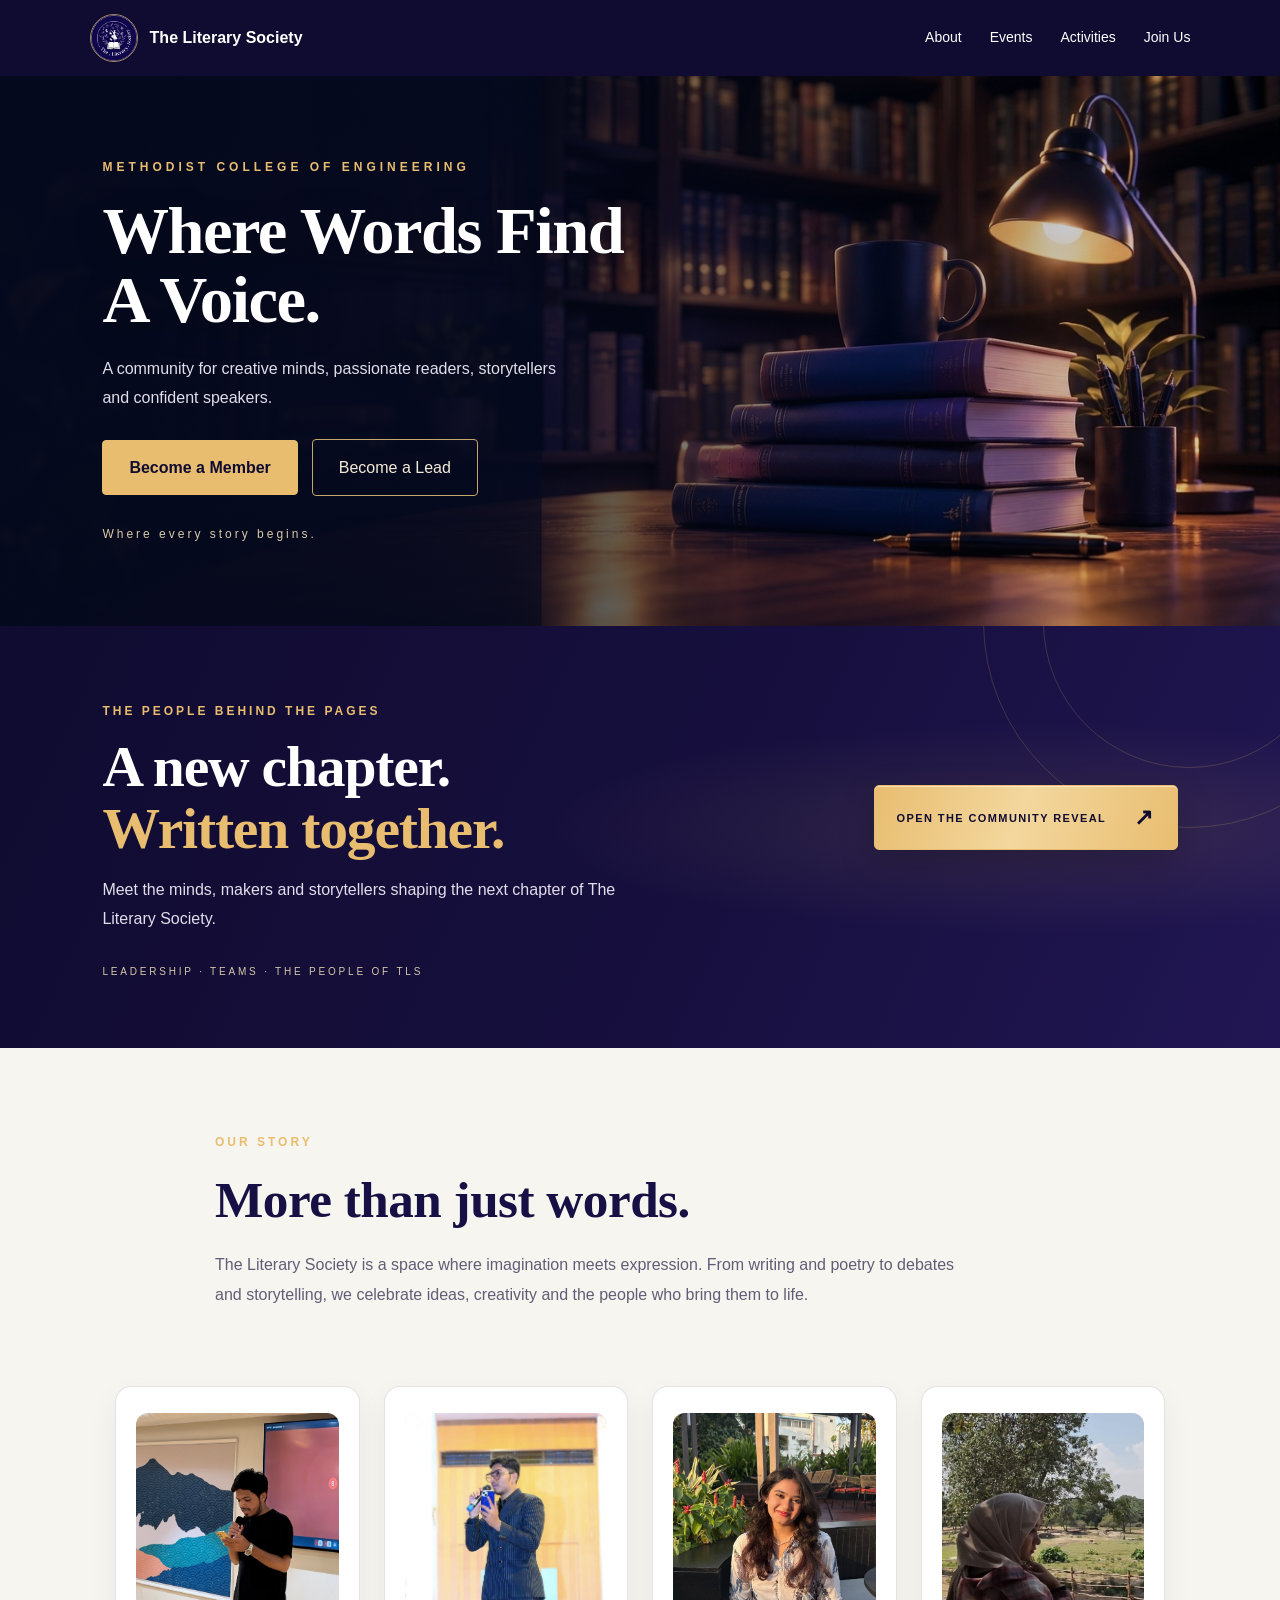
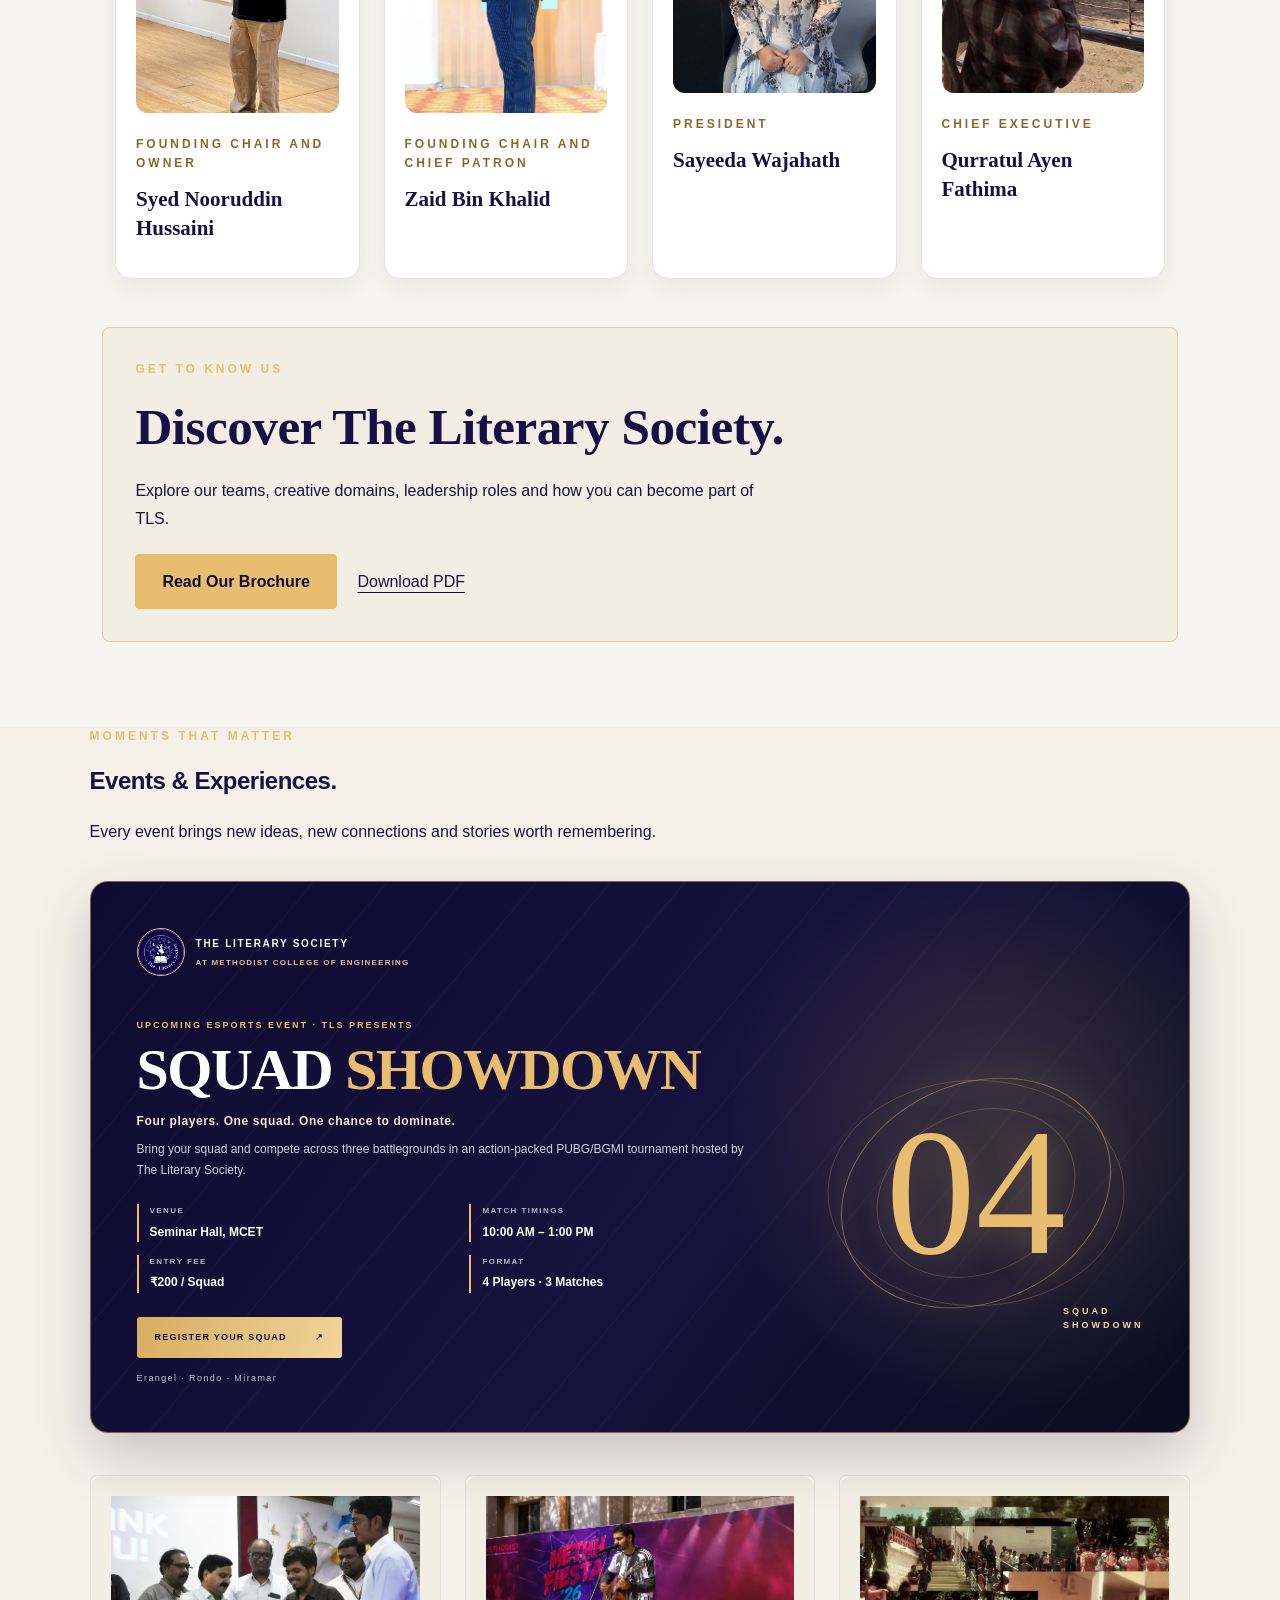
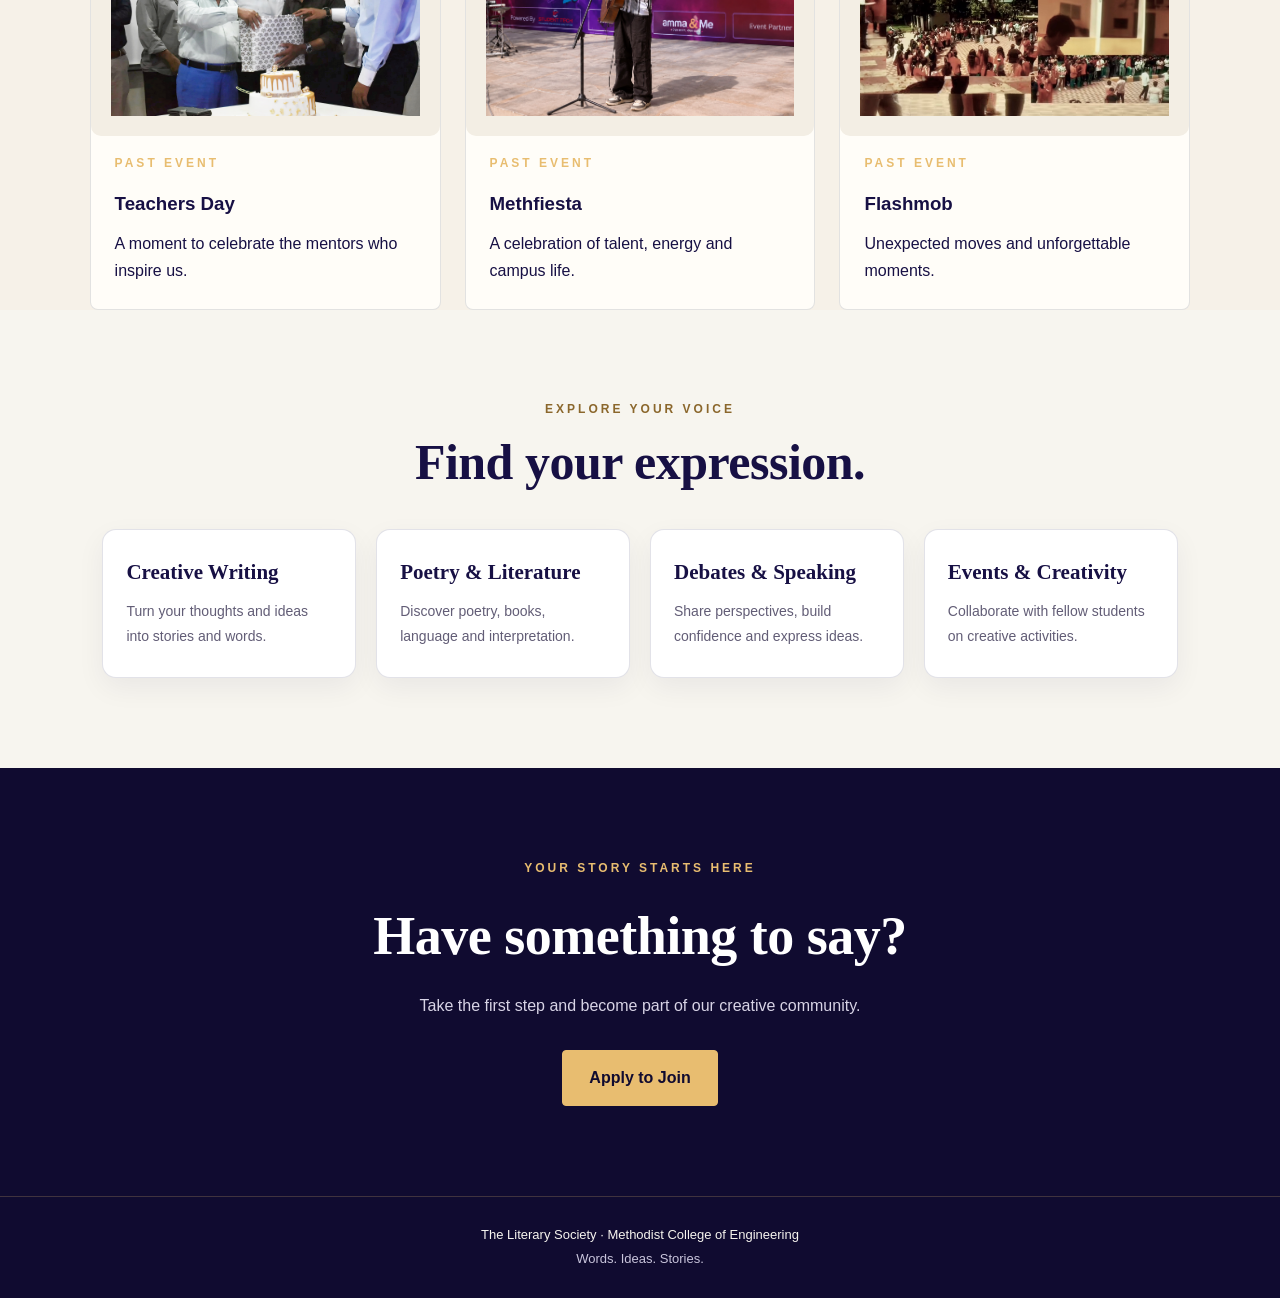
<file: index.html>
<!-- html -->
<!DOCTYPE html>
<html lang="en">

<head>
    <meta charset="UTF-8">
    <meta name="viewport" content="width=device-width, initial-scale=1.0">

    <title> The Literary Society | Methodist College </title>

    <meta name="description"
        content="Discover The Literary Society at Methodist College of Engineering. Explore creativity, literature, poetry and expression.">

    <link rel="stylesheet" href="style.css">

    <meta name="google-site-verification" content="W6dQ8Vkbw4ik9FW3DCEA7gutdYcC2YGlLvSEq1obUw0" />
</head>

<body>

    <!-- Navigation bar -->
    <nav class="navbar">
        <a href="#" class="brand">
            <img src="images/logo.jpg" alt="The Literary Society logo">
            <span>The Literary Society</span>
        </a>


        <div class="nav-links">
            <a href="#about">About</a>
            <a href="#events">Events</a>
            <a href="#activities">Activities</a>
            <a href="#join">Join Us</a>
        </div>

    </nav>

    <!-- Main welcome section -->

    <header class="hero">
        <div class="hero-content">
            <p class="eyebrow">METHODIST COLLEGE OF ENGINEERING</p>

            <h1>Where Words Find<br>A Voice.</h1>

            <p class="hero-description">
                A community for creative minds, passionate readers,
                storytellers and confident speakers.
            </p>
            <div class="hero-buttons">
                <a href="recruitment.html" class="primary-button">
                    Become a Member
                </a>

                <a href="recruitment-leads.html" class="secondary-button">
                    Become a Lead
                </a>
            </div>


            <p class="hero-note">
                Where every story begins.
            </p>
        </div>

        <div class="book-scene" aria-hidden="true">
            <div class="book-glow"></div>

            <div class="book book-back">
                <div class="book-pages"></div>
            </div>

            <div class="book book-middle">
                <div class="book-pages"></div>
            </div>

            <div class="book book-front">
                <div class="book-cover">
                    <span class="book-ornament">✦</span>
                    <span class="book-small-title">THE ART OF</span>
                    <span class="book-title">WORDS</span>
                    <span class="book-line"></span>
                    <span class="book-subtitle">Stories Beyond Silence</span>
                    <span class="book-ornament bottom-ornament">✦</span>
                </div>
            </div>

            <div class="floating-star star-one">✦</div>
            <div class="floating-star star-two">✧</div>
            <div class="floating-star star-three">✦</div>
        </div>
    </header>


    <!-- TLS Community Reveal -->
    <section class="community-teaser" id="community">
        <div class="community-teaser-inner">
            <div class="community-teaser-copy">
                <p class="eyebrow">THE PEOPLE BEHIND THE PAGES</p>
                <h2>A new chapter.<br><span>Written together.</span></h2>
                <p>Meet the minds, makers and storytellers shaping the next chapter of The Literary Society.</p>
            </div>
            <button class="community-launch" id="openCommunityReveal" type="button"
                aria-haspopup="dialog" aria-controls="communityReveal">
                <span class="launch-orbit" aria-hidden="true"></span>
                <span class="launch-label">OPEN THE COMMUNITY REVEAL</span>
                <span class="launch-arrow" aria-hidden="true">↗</span>
            </button>
            <p class="community-teaser-note">LEADERSHIP · TEAMS · THE PEOPLE OF TLS</p>
        </div>
    </section>

    <!-- Full-screen community reveal experience -->
    <div class="community-reveal" id="communityReveal" role="dialog" aria-modal="true"
        aria-labelledby="revealMainTitle" aria-hidden="true">
        <div class="reveal-grain" aria-hidden="true"></div>
        <div class="reveal-particles" id="revealParticles" aria-hidden="true"></div>
        <div class="reveal-topbar">
            <a class="reveal-brand" href="#community" aria-label="The Literary Society">
                <img src="images/logo.jpg" alt="">
                <span>THE LITERARY SOCIETY<small>METHODIST COLLEGE OF ENGINEERING</small></span>
            </a>
            <button class="reveal-close" id="closeCommunityReveal" type="button" aria-label="Close community reveal">×</button>
        </div>

        <div class="reveal-stage" id="revealStage">
            <div class="reveal-intro" id="revealIntro">
                <p class="reveal-kicker"><span></span> THE 2026 COMMUNITY <span></span></p>
                <div class="reveal-emblem" aria-hidden="true">
                    <div class="emblem-ring emblem-ring-one"></div>
                    <div class="emblem-ring emblem-ring-two"></div>
                    <div class="emblem-core">TLS</div>
                    <span class="emblem-star star-a">✦</span>
                    <span class="emblem-star star-b">✧</span>
                    <span class="emblem-star star-c">✦</span>
                </div>
                <h2 id="revealMainTitle">EVERY STORY<br><span>NEEDS ITS PEOPLE.</span></h2>
                <p class="reveal-intro-copy">The voices. The vision. The people who bring it all to life.</p>
                <button class="reveal-enter" id="enterCommunity" type="button">
                    <span>DISCOVER THE COMMUNITY</span><b>↓</b>
                </button>
            </div>

            <div class="reveal-directory" id="revealDirectory" hidden>
                <div class="directory-heading">
                    <p class="reveal-kicker"><span></span> ONE SOCIETY · MANY TALENTS <span></span></p>
                    <h2>MEET THE <span>COMMUNITY.</span></h2>
                    <p>Eight teams. One shared story. Choose a chapter to meet its people.</p>
                </div>
                <div class="domain-grid" id="domainGrid"></div>
                <div class="directory-footer"><span>THE LITERARY SOCIETY</span><i></i><span>WHERE WORDS FIND A VOICE</span></div>
            </div>

            <div class="team-detail" id="teamDetail" hidden>
                <button class="team-back" id="backToDomains" type="button">← ALL DOMAINS</button>
                <div class="team-detail-heading">
                    <p class="reveal-kicker" id="teamKicker"></p>
                    <h2 id="teamTitle"></h2>
                    <p id="teamSubtitle"></p>
                </div>
                <div class="team-roster" id="teamRoster"></div>
                <div class="team-detail-footer">A TEAM. A SHARED VISION.</div>
            </div>
        </div>
        <p class="reveal-bottom-note">THE LITERARY SOCIETY <span>✦</span> METHODIST COLLEGE OF ENGINEERING</p>
    </div>


    <!-- About section -->

    <section id="about" class="section">
        <div class="about-intro">
            <p class="eyebrow">OUR STORY</p>

            <h2>More than just words.</h2>

            <p class="about-description">
                The Literary Society is a space where imagination meets
                expression. From writing and poetry to debates and
                storytelling, we celebrate ideas, creativity and the people
                who bring them to life.
            </p>
        </div>


        <div class="leadership-grid">

            <!-- Founder -->
            <article class="leader-card">
                <div class="leader-photo">
                    <img src="images/noor-bhai-2.jpeg" alt="Syed Nooruddin Hussaini, Founding Chair and Owner"
                        loading="lazy">
                </div>
                <p class="leader-role">FOUNDING CHAIR AND OWNER</p>
                <h3>Syed Nooruddin Hussaini</h3>
            </article>

            <!-- Chief Patron -->
            <article class="leader-card">
                <div class="leader-photo">
                    <img src="images/Zaid-bhai-2.jpeg" alt="Zaid Bin Khalid, Founding Chair and Chief Patron"
                        loading="lazy">
                </div>
                <p class="leader-role">FOUNDING CHAIR AND CHIEF PATRON</p>
                <h3>Zaid Bin Khalid</h3>
            </article>

            <!-- President -->
            <article class="leader-card">
                <div class="leader-photo">
                    <img src="images/president-2.jpeg" alt="Sayeeda Wajahath, President of The Literary Society"
                        loading="lazy">
                </div>
                <p class="leader-role">PRESIDENT</p>
                <h3>Sayeeda Wajahath</h3>
            </article>

            <!-- Chief Executive -->
            <article class="leader-card">
                <div class="leader-photo">
                    <img src="images/chief-executive-2.jpeg" alt="Chief Executive of The Literary Society"
                        loading="lazy">
                </div>
                <p class="leader-role">CHIEF EXECUTIVE</p>
                <h3>Qurratul Ayen Fathima</h3>
            </article>

        </div>


        <div class="brochure-link">
            <p class="eyebrow">GET TO KNOW US</p>
            <h2>Discover The Literary Society.</h2>
            <p>
                Explore our teams, creative domains, leadership roles
                and how you can become part of TLS.
            </p>
            <a href="documents/TLS_Membership_Brochure.pdf" class="primary-button" target="_blank" rel="noopener">
                Read Our Brochure
            </a>
            <a href="documents/TLS_Membership_Brochure.pdf" download class="brochure-download">
                Download PDF

            </a>
        </div>

    </section>


    <!-- Events Section -->
    <section id="events" class="section events-section">
        <p class="eyebrow">MOMENTS THAT MATTER</p>
        <h2>Events & Experiences.</h2>
        <p class="events-description">
            Every event brings new ideas, new connections and
            stories worth remembering.
        </p>

        <!-- Featured tournament announcement -->
        <article class="tls-tournament-feature">
            <div class="tls-tournament-brand">
                <img src="images/logo.jpg" alt="The Literary Society logo" loading="lazy">
                <span>THE LITERARY SOCIETY <small>AT METHODIST COLLEGE OF ENGINEERING</small></span>
            </div>
            <div class="tls-tournament-copy">
                <p class="tls-tournament-kicker">UPCOMING ESPORTS EVENT · TLS PRESENTS</p>
                <h3>SQUAD <em>SHOWDOWN</em></h3>
                <p class="tls-tournament-tagline">Four players. One squad. One chance to dominate.</p>
                <p class="tls-tournament-description">Bring your squad and compete across three battlegrounds in an
                    action-packed PUBG/BGMI tournament hosted by The Literary Society.</p>
                <div class="tls-tournament-details">
                    <span><small>VENUE</small><strong>Seminar Hall, MCET</strong></span>
                    <span><small>MATCH TIMINGS</small><strong>10:00 AM – 1:00 PM</strong></span>
                    <span><small>ENTRY FEE</small><strong>₹200 / Squad</strong></span>
                    <span><small>FORMAT</small><strong>4 Players · 3 Matches</strong></span>
                </div>
                <a class="tls-tournament-button" href="pubg-registration.html">REGISTER YOUR SQUAD <b>↗</b></a>
                <p class="tls-tournament-footnote">Erangel · Rondo · Miramar</p>
            </div>
            <div class="tls-tournament-visual" aria-hidden="true">
                <div class="tls-tournament-ring"></div>
                <div class="tls-tournament-four">04</div>
                <span>SQUAD<br>SHOWDOWN</span>
            </div>
        </article>

        <div class="events-grid">
            <article class="event-card">
                <div class="event-image-placeholder">
                    <img src="images/teachers-day.JPEG" alt="Teachers Day celebration at Methodist College">
                </div>
                <div class="event-card-content">
                    <p class="eyebrow">PAST EVENT</p>
                    <h3>Teachers Day</h3>
                    <p>A moment to celebrate the mentors who inspire us.</p>
                </div>
            </article>

            <article class="event-card">
                <div class="event-image-placeholder">
                    <img src="images/Methfestt.png" alt="Methfiesta college event">
                </div>
                <div class="event-card-content">
                    <p class="eyebrow">PAST EVENT</p>
                    <h3>Methfiesta</h3>
                    <p>A celebration of talent, energy and campus life.</p>
                </div>
            </article>

            <article class="event-card">
                <div class="event-image-placeholder">
                    <img src="images/Flashmob.PNG" alt="Flashmob performance at college">
                </div>
                <div class="event-card-content">
                    <p class="eyebrow">PAST EVENT</p>
                    <h3>Flashmob</h3>
                    <p>Unexpected moves and unforgettable moments.</p>
                </div>
            </article>
        </div>
    </section>




    <!-- Activities section -->
    <section id="activities" class="section activities">
        <p class="eyebrow">EXPLORE YOUR VOICE</p>

        <h2>Find your expression.</h2>

        <div class="activity-grid">
            <article class="activity-card">
                <h3>Creative Writing</h3>
                <p>Turn your thoughts and ideas into stories and words.</p>
            </article>

            <article class="activity-card">
                <h3>Poetry & Literature</h3>
                <p>Discover poetry, books, language and interpretation.</p>
            </article>

            <article class="activity-card">
                <h3>Debates & Speaking</h3>
                <p>Share perspectives, build confidence and express ideas.</p>
            </article>

            <article class="activity-card">
                <h3>Events & Creativity</h3>
                <p>Collaborate with fellow students on creative activities.</p>
            </article>
        </div>
    </section>

    <!-- Join section -->
    <section id="join" class="join-section">
        <p class="eyebrow">YOUR STORY STARTS HERE</p>

        <h2>Have something to say?</h2>

        <p>
            Take the first step and become part of our creative community.
        </p>

        <a href="recruitment.html" class="primary-button">
            Apply to Join
        </a>
    </section>

    <!-- Footer -->
    <footer>
        <p>The Literary Society · Methodist College of Engineering</p>
        <p>Words. Ideas. Stories.</p>
    </footer>
    <script src="script.js"></script>
</body>

</html>
</file>
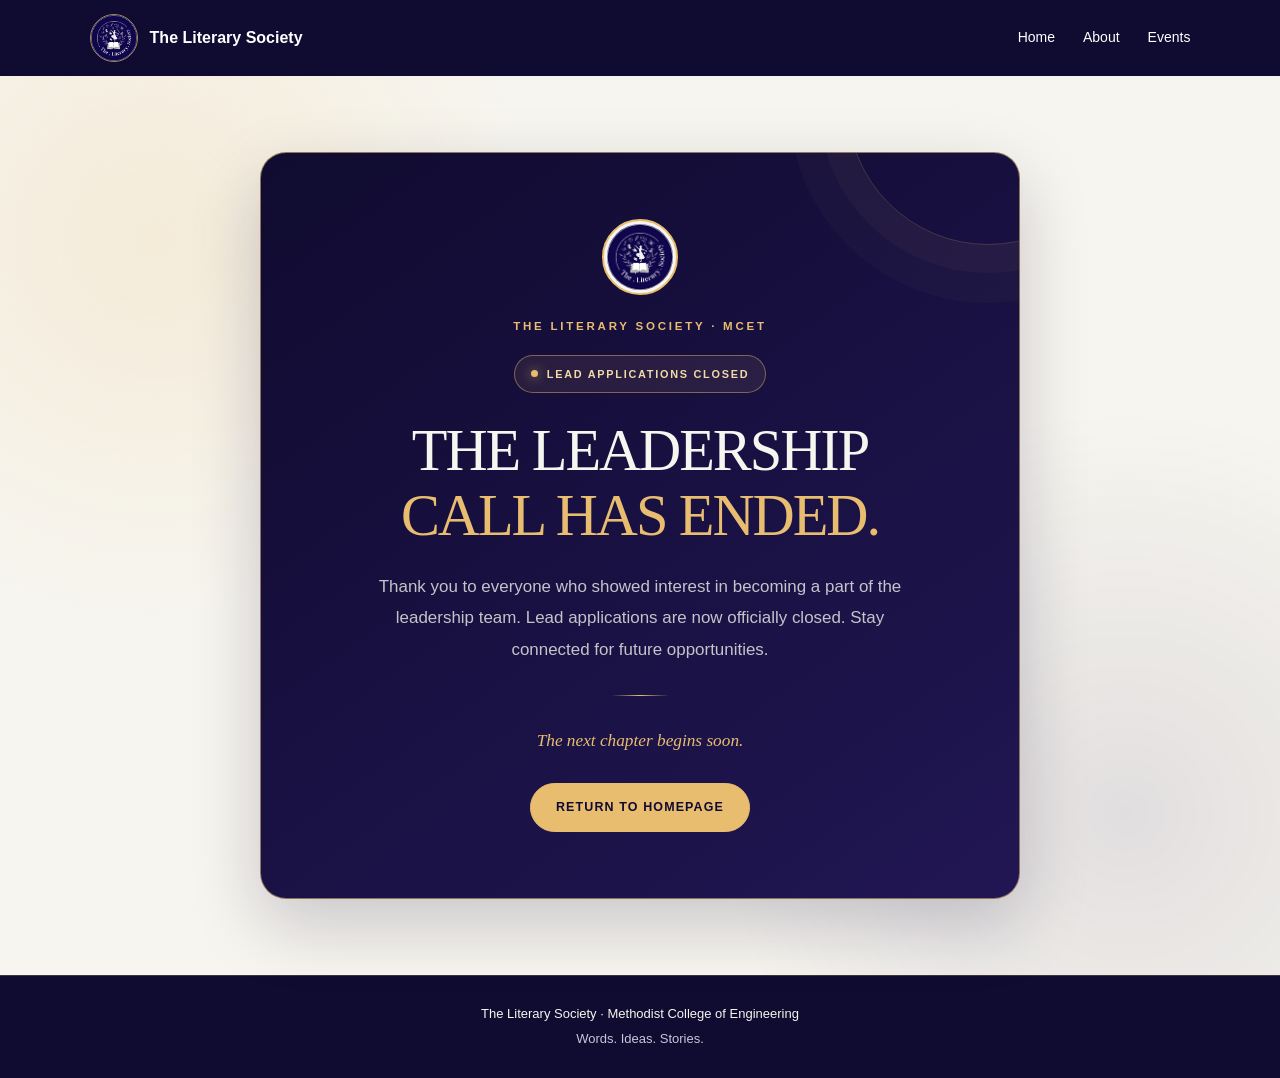
<file: recruitment-leads.html>
<!DOCTYPE html>
<html lang="en">
<head>
    <meta charset="UTF-8">
    <meta name="viewport" content="width=device-width, initial-scale=1.0">
    <meta name="theme-color" content="#100b30">

    <title>Leadership Applications Closed | The Literary Society</title>
    <meta name="description" content="Leadership applications for The Literary Society, MCET are now closed.">

    <link rel="stylesheet" href="style.css">
</head>

<body>
    <nav class="navbar">
        <a href="index.html" class="brand">
            <img src="images/logo.jpg" alt="The Literary Society logo">
            <span>The Literary Society</span>
        </a>

        <div class="nav-links">
            <a href="index.html">Home</a>
            <a href="index.html#about">About</a>
            <a href="index.html#events">Events</a>
        </div>
    </nav>

    <main class="closure-main">
        <section class="closure-card">
            <img
                src="images/logo.jpg"
                alt="The Literary Society logo"
                class="closure-logo"
            >

            <p class="closure-kicker">THE LITERARY SOCIETY · MCET</p>

            <div class="closure-badge">LEAD APPLICATIONS CLOSED</div>

            <h1>
                THE LEADERSHIP
                <span>CALL HAS ENDED.</span>
            </h1>

            <p class="closure-copy">
                Thank you to everyone who showed interest in becoming a part
                of the leadership team. Lead applications are now officially
                closed. Stay connected for future opportunities.
            </p>

            <div class="closure-divider"></div>

            <p class="closure-signoff">
                The next chapter begins soon.
            </p>

            <a href="index.html" class="closure-home-button">
                Return to Homepage
            </a>
        </section>
    </main>

    <footer>
        <p>The Literary Society · Methodist College of Engineering</p>
        <p>Words. Ideas. Stories.</p>
    </footer>
</body>
</html>
</file>
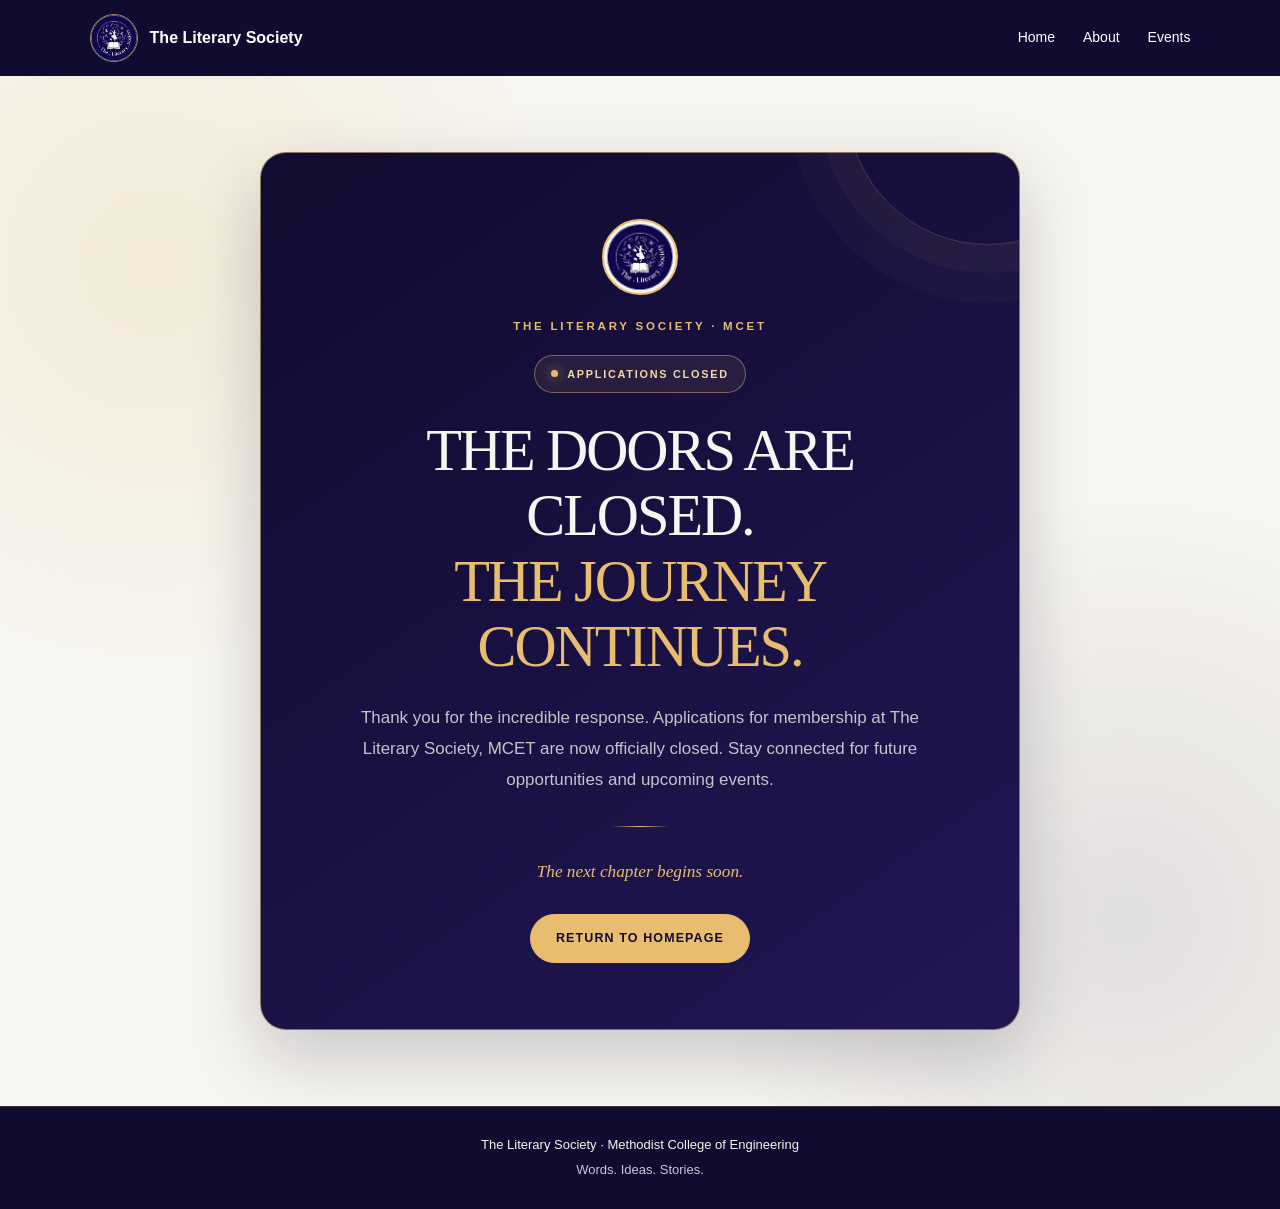
<file: recruitment.html>
<!DOCTYPE html>
<html lang="en">
<head>
    <meta charset="UTF-8">
    <meta name="viewport" content="width=device-width, initial-scale=1.0">
    <meta name="theme-color" content="#100b30">

    <title>Membership Applications Closed | The Literary Society</title>
    <meta name="description" content="Membership applications for The Literary Society, MCET are now closed.">

    <link rel="stylesheet" href="style.css">
</head>

<body>
    <nav class="navbar">
        <a href="index.html" class="brand">
            <img src="images/logo.jpg" alt="The Literary Society logo">
            <span>The Literary Society</span>
        </a>

        <div class="nav-links">
            <a href="index.html">Home</a>
            <a href="index.html#about">About</a>
            <a href="index.html#events">Events</a>
        </div>
    </nav>

    <main class="closure-main">
        <section class="closure-card">
            <img
                src="images/logo.jpg"
                alt="The Literary Society logo"
                class="closure-logo"
            >

            <p class="closure-kicker">THE LITERARY SOCIETY · MCET</p>

            <div class="closure-badge">APPLICATIONS CLOSED</div>

            <h1>
                THE DOORS ARE CLOSED.
                <span>THE JOURNEY CONTINUES.</span>
            </h1>

            <p class="closure-copy">
                Thank you for the incredible response. Applications for
                membership at The Literary Society, MCET are now officially
                closed. Stay connected for future opportunities and upcoming
                events.
            </p>

            <div class="closure-divider"></div>

            <p class="closure-signoff">
                The next chapter begins soon.
            </p>

            <a href="index.html" class="closure-home-button">
                Return to Homepage
            </a>
        </section>
    </main>

    <footer>
        <p>The Literary Society · Methodist College of Engineering</p>
        <p>Words. Ideas. Stories.</p>
    </footer>
</body>
</html>
</file>
<file: style.css>
/* =========================================================
   THE LITERARY SOCIETY — CLEAN STYLESHEET
   Replace the contents of your existing style.css with this.
   ========================================================= */

:root {
  --navy: #100b30;
  --navy-light: #211653;
  --cream: #f7f5ef;
  --white: #ffffff;
  --gold: #e8bd70;
  --gold-dark: #8b672c;
  --text: #171044;
  --muted: #625d76;
  --soft-border: rgba(23, 16, 68, 0.12);
}

* {
  margin: 0;
  padding: 0;
  box-sizing: border-box;
}

html {
  scroll-behavior: smooth;
  scroll-padding-top: 20px;
}

body {
  font-family: Arial, Helvetica, sans-serif;
  background: var(--cream);
  color: var(--text);
  line-height: 1.7;
}

img {
  display: block;
  max-width: 100%;
}

a {
  color: inherit;
}

button,
input,
select,
textarea {
  font: inherit;
}

button,
.primary-button,
.form-submit {
  cursor: pointer;
}

/* Navigation */
.navbar {
  position: relative;
  z-index: 10;
  display: flex;
  justify-content: space-between;
  align-items: center;
  gap: 24px;
  padding: 14px 7%;
  background: var(--navy);
  color: var(--white);
  backdrop-filter: blur(12px);
}

.brand {
  display: inline-flex;
  align-items: center;
  gap: 12px;
  color: var(--white);
  text-decoration: none;
  font-weight: 700;
}

.brand img {
  width: 48px;
  height: 48px;
  object-fit: cover;
  border-radius: 50%;
  border: 1px solid rgba(232, 189, 112, 0.7);
}

.nav-links {
  display: flex;
  align-items: center;
  gap: 28px;
}

.nav-links a {
  color: var(--white);
  text-decoration: none;
  font-size: 14px;
  transition: color 0.25s ease, opacity 0.25s ease;
}

.nav-links a:hover {
  color: var(--gold);
}

/* Shared typography */
.eyebrow {
  margin-bottom: 16px;
  color: var(--gold);
  font-size: 12px;
  font-weight: 700;
  letter-spacing: 3px;
  line-height: 1.5;
}

section h2 {
  letter-spacing: -0.5px;
}

/* Cinematic library hero */
.hero {
  position: relative;
  isolation: isolate;
  display: flex;
  align-items: center;
  justify-content: flex-start;
  min-height: 550px;
  padding: 70px 8%;
  overflow: hidden;
  color: var(--white);
  background-color: var(--navy);
  background-image:
    linear-gradient(
      90deg,
      rgba(5, 9, 29, 0.96) 0%,
      rgba(5, 9, 29, 0.82) 36%,
      rgba(5, 9, 29, 0.30) 68%,
      rgba(5, 9, 29, 0.12) 100%
    ),
    url("images/library-hero.jpg");
  background-size: cover;
  background-position: center;
  background-repeat: no-repeat;
}

.hero-content {
  position: relative;
  z-index: 2;
  width: 55%;
  max-width: 680px;
  text-align: left;
  animation: fadeUp 0.8s ease both;
}

.hero-content .eyebrow {
  text-align: left;
  margin-left: 0;
  letter-spacing: 4px;
}

.hero h1 {
  margin: 20px 0;
  color: var(--white);
  font-family: Georgia, "Times New Roman", serif;
  font-size: clamp(48px, 5.2vw, 78px);
  line-height: 1.05;
  letter-spacing: -1.5px;
  text-shadow: 0 8px 35px rgba(0, 0, 0, 0.3);
}

.hero-description {
  max-width: 480px;
  margin: 20px 0 26px;
  color: #e0deeb;
  line-height: 1.8;
}

.primary-button {
  display: inline-block;
  padding: 13px 26px;
  border: 1px solid var(--gold);
  border-radius: 4px;
  background: var(--gold);
  color: var(--navy);
  text-decoration: none;
  font-weight: 700;
  transition: transform 0.25s ease, box-shadow 0.25s ease, background 0.25s ease, color 0.25s ease;
}

.primary-button:hover {
  transform: translateY(-3px);
  background: #f2d49b;
  box-shadow: 0 10px 28px rgba(232, 189, 112, 0.22);
}

.hero-note {
  width: auto;
  margin: 28px 0 0;
  color: #d8c9a9;
  text-align: left;
  font-size: 12px;
  letter-spacing: 3px;
}

.book-scene {
  display: none;
}

/* About and Leadership */
#about {
  display: block;
  width: 100%;
  max-width: 100%;
  margin: 0;
  padding: 85px max(8%, calc((100% - 1100px) / 2));
  box-sizing: border-box;
  background: var(--cream);
  color: var(--text);
}

.about-intro {
  max-width: 850px;
  margin: 0 auto 75px;
}

#about h2 {
  margin: 20px 0;
  color: var(--text);
  font-family: Georgia, "Times New Roman", serif;
  font-size: clamp(36px, 4vw, 54px);
  line-height: 1.15;
}

.about-description,
.leadership-description {
  max-width: 760px;
  color: var(--muted);
  line-height: 1.9;
}

.leadership-section {
  text-align: center;
}

.leadership-section .eyebrow {
  color: var(--gold-dark);
}

.leadership-description {
  margin: 0 auto 38px;
}

.leadership-grid {
  display: grid;
  grid-template-columns: repeat(3, minmax(0, 1fr));
  gap: 24px;
  max-width: 1050px;
  margin: 0 auto;
}

.leader-card {
  padding: 26px 20px;
  border: 1px solid var(--soft-border);
  border-radius: 16px;
  background: var(--white);
  box-shadow: 0 12px 30px rgba(23, 16, 68, 0.06);
  transition: transform 0.25s ease, border-color 0.25s ease, box-shadow 0.25s ease;
}

.leader-card:hover {
  transform: translateY(-5px);
  border-color: #d7ad60;
  box-shadow: 0 18px 35px rgba(23, 16, 68, 0.1);
}

.leader-photo-placeholder {
  display: grid;
  place-items: center;
  width: 125px;
  height: 125px;
  margin: 0 auto 22px;
  border: 2px solid #d7ad60;
  border-radius: 50%;
  background: linear-gradient(145deg, #20174c, #080d24);
  color: #f0cc83;
  font-family: Georgia, "Times New Roman", serif;
  font-size: 34px;
}

.leader-role {
  margin: 0 0 12px;
  color: var(--gold-dark);
  font-size: 12px;
  font-weight: 700;
  letter-spacing: 3px;
}

.leader-card h3 {
  color: var(--text);
  font-family: Georgia, "Times New Roman", serif;
  font-size: 21px;
}

/* Activities */
#activities {
  display: block;
  width: 100%;
  max-width: 100%;
  margin: 0;
  padding: 90px 8%;
  background: var(--cream);
  color: var(--text);
  box-sizing: border-box;
}

#activities > .eyebrow,
#activities > h2 {
  text-align: center;
}

#activities .eyebrow {
  color: var(--gold-dark);
}

#activities h2 {
  margin: 12px 0 38px;
  color: var(--text);
  font-family: Georgia, "Times New Roman", serif;
  font-size: clamp(34px, 4vw, 50px);
  line-height: 1.15;
}

.activity-grid {
  display: grid;
  grid-template-columns: repeat(4, minmax(0, 1fr));
  gap: 20px;
  max-width: 1200px;
  margin: 0 auto;
}

.activity-card {
  padding: 28px 23px;
  border: 1px solid var(--soft-border);
  border-radius: 14px;
  background: var(--white);
  color: var(--text);
  box-shadow: 0 10px 28px rgba(23, 16, 68, 0.06);
  transition: transform 0.3s ease, border-color 0.3s ease, box-shadow 0.3s ease;
}

.activity-card:hover {
  transform: translateY(-5px);
  border-color: #d7ad60;
  box-shadow: 0 18px 35px rgba(23, 16, 68, 0.1);
}

.activity-card h3 {
  margin-bottom: 12px;
  color: var(--text);
  font-family: Georgia, "Times New Roman", serif;
  font-size: 21px;
  line-height: 1.35;
}

.activity-card p {
  color: var(--muted);
  font-size: 14px;
  line-height: 1.8;
}

/* Join section and footer */
#join {
  padding: 90px 6%;
  background: var(--navy);
  color: var(--white);
  text-align: center;
}

#join .eyebrow {
  color: var(--gold);
}

#join h2 {
  margin: 24px 0;
  color: var(--white);
  font-family: Georgia, "Times New Roman", serif;
  font-size: clamp(34px, 4.5vw, 54px);
  line-height: 1.15;
}

#join p {
  margin-bottom: 26px;
  color: #d8d4e6;
  line-height: 1.8;
}

#join .primary-button {
  margin-top: 4px;
}

footer {
  padding: 26px 6%;
  border-top: 1px solid rgba(232, 189, 112, 0.22);
  background: #100b30;
  color: var(--cream);
  text-align: center;
  line-height: 1.9;
  font-size: 13px;
}

footer p + p {
  color: #c9c5dc;
}

/* Recruitment form page */
.form-page {
  min-height: calc(100vh - 76px);
  padding: 60px 20px 80px;
  background: var(--cream);
}

.form-heading {
  max-width: 720px;
  margin: 0 auto 30px;
  text-align: center;
}

.form-heading .eyebrow {
  color: var(--gold-dark);
}

.form-heading h1 {
  margin: 10px 0 14px;
  color: var(--text);
  font-family: Georgia, "Times New Roman", serif;
  font-size: clamp(34px, 5vw, 48px);
  line-height: 1.2;
}

.form-heading p {
  color: var(--muted);
}
#recruitmentForm
 {
  width: 100%;
  max-width: 720px;
  margin: 0 auto;
  padding: 32px;
  border: 1px solid var(--soft-border);
  border-radius: 16px;
  background: var(--white);
  box-shadow: 0 15px 40px rgba(23, 16, 68, 0.08);
}

.form-group {
  margin-bottom: 22px;
}

.form-group label {
  display: block;
  margin-bottom: 8px;
  color: var(--text);
  font-weight: 700;
}

.form-group input,
.form-group select,
.form-group textarea {
  width: 100%;
  padding: 12px 14px;
  border: 1px solid #d8d5e0;
  border-radius: 7px;
  background: #fff;
  color: var(--text);
  outline: none;
  transition: border-color 0.2s ease, box-shadow 0.2s ease;
}

.form-group input:focus,
.form-group select:focus,
.form-group textarea:focus,
#recruitmentForm input:focus,
#recruitmentForm select:focus,
#recruitmentForm textarea:focus {
  border-color: #29205f;
  box-shadow: 0 0 0 3px rgba(41, 32, 95, 0.12);
}

.form-group textarea {
  min-height: 120px;
  resize: vertical;
}

.form-group small {
  display: block;
  margin-top: 6px;
  color: var(--muted);
}

.choice {
  display: flex !important;
  align-items: center;
  gap: 10px;
  margin: 12px 0;
  font-weight: 400 !important;
}

.choice input {
  width: 16px;
  height: 16px;
  accent-color: var(--navy);
}

.form-submit {
  width: 100%;
  padding: 13px 22px;
  border: 1px solid var(--navy);
  border-radius: 7px;
  background: var(--navy);
  color: var(--white);
  font-weight: 700;
  transition: background 0.2s ease, transform 0.2s ease;
}

.form-submit:hover {
  transform: translateY(-2px);
  background: var(--navy-light);
}

#formMessage {
  margin-top: 18px;
  font-weight: 700;
}

/* Keyboard accessibility */
.primary-button:focus-visible,
button:focus-visible,
nav a:focus-visible,
input:focus-visible,
select:focus-visible,
textarea:focus-visible {
  outline: 3px solid var(--gold);
  outline-offset: 4px;
}

/* Responsive layouts */
@media (max-width: 900px) {
  .activity-grid {
    grid-template-columns: repeat(2, minmax(0, 1fr));
  }

  .hero-content {
    width: 68%;
  }

  #activities {
    padding: 75px 6%;
  }
}

@media (max-width: 800px) {
  .leadership-grid {
    grid-template-columns: 1fr;
    max-width: 420px;
  }

  #about {
    padding: 65px 6%;
  }

  .about-intro {
    margin-bottom: 55px;
  }
}

@media (max-width: 700px) {
  .navbar {
    align-items: flex-start;
    flex-direction: column;
    gap: 14px;
    padding: 14px 6%;
  }

  .brand {
    font-size: 15px;
  }

  .brand img {
    width: 42px;
    height: 42px;
  }

  .nav-links {
    width: 100%;
    flex-wrap: wrap;
    gap: 18px;
  }

  .hero {
    min-height: 560px;
    padding: 60px 7%;
    background-position: 62% center;
  }

  .hero-content {
    width: 100%;
    max-width: 100%;
  }

  .hero h1 {
    font-size: clamp(42px, 11vw, 60px);
  }

  .hero-description {
    max-width: 100%;
  }

  .hero-content .eyebrow {
    letter-spacing: 2.5px;
  }

  #activities {
    padding: 60px 6%;
  }

  #join {
    padding: 65px 6%;
  }

  #join h2 {
    font-size: clamp(32px, 8vw, 44px);
  }

  #recruitmentForm {
    padding: 24px 18px;
  }

  .form-page {
    padding: 45px 16px 65px;
  }
}

@media (max-width: 480px) {
  .activity-grid {
    grid-template-columns: 1fr;
  }

  .activity-card {
    padding: 24px 20px;
  }

  .hero h1 {
    font-size: clamp(40px, 10vw, 52px);
  }

  .form-heading h1 {
    font-size: 32px;
  }
}

@keyframes fadeUp {
  from {
    opacity: 0;
    transform: translateY(20px);
  }
  to {
    opacity: 1;
    transform: translateY(0);
  }
}

@media (prefers-reduced-motion: reduce) {
  html {
    scroll-behavior: auto;
  }

  *,
  *::before,
  *::after {
    animation-duration: 0.01ms !important;
    transition-duration: 0.01ms !important;
  }
}
/* Hero recruitment buttons */
.hero-buttons {
    display: flex;
    flex-wrap: wrap;
    align-items: center;
    gap: 14px;
    margin-top: 24px;
}

.hero-buttons .primary-button {
    margin-top: 0;
}

.secondary-button {
    display: inline-flex;
    align-items: center;
    justify-content: center;
    padding: 14px 26px;
    border: 1px solid #c6a76a;
    border-radius: 4px;
    color: #f4ead7;
    background: transparent;
    text-decoration: none;
    font: inherit;
    transition: background 0.25s ease, color 0.25s ease;
}

.secondary-button:hover {
    background: #c6a76a;
    color: #10243a;
}

@media (max-width: 480px) {
    .hero-buttons {
        align-items: stretch;
        flex-direction: column;
    }

    .hero-buttons a {
        text-align: center;
    }
}

/* Brochure section */
.brochure-link {
    margin-top: 48px;
    padding: 32px;
    border: 1px solid rgba(198, 167, 106, 0.45);
    border-radius: 8px;
    background: rgba(198, 167, 106, 0.08);
}

.brochure-link h2 {
    margin: 10px 0;
}

.brochure-link p:not(.eyebrow) {
    max-width: 620px;
    line-height: 1.8;
    margin-bottom: 20px;
}

.brochure-download {
    display: inline-block;
    margin-left: 16px;
    color: inherit;
    text-underline-offset: 5px;
}

/* Events section */
.events-section {
    background: #f6f1e8;
}

.events-description {
    max-width: 620px;
    line-height: 1.8;
    margin: 12px 0 32px;
}

.events-grid {
    display: grid;
    grid-template-columns: repeat(3, minmax(0, 1fr));
    gap: 24px;
    margin-top: 32px;
}

.event-card {
    overflow: hidden;
    border: 1px solid rgba(16, 36, 58, 0.12);
    border-radius: 8px;
    background: #fffdf8;
    transition: transform 0.25s ease, box-shadow 0.25s ease;
}

.event-card:hover {
    transform: translateY(-5px);
    box-shadow: 0 12px 28px rgba(16, 36, 58, 0.10);
}

.event-image-placeholder {
    min-height: 220px;
    display: flex;
    align-items: center;
    justify-content: center;
    padding: 20px;
    background:
        linear-gradient(135deg, #10243a, #263d54);
    color: #c6a76a;
    letter-spacing: 2px;
    font-size: 11px;
    text-align: center;
}

.event-card-content {
    padding: 24px;
}

.event-card-content h3 {
    margin: 10px 0;
}

.event-card-content p:not(.eyebrow) {
    line-height: 1.7;
}

@media (max-width: 760px) {
    .events-grid {
        grid-template-columns: 1fr;
    }

    .event-image-placeholder {
        min-height: 190px;
    }

    .brochure-link {
        padding: 24px;
    }

    .brochure-download {
        margin: 16px 0 0;
    }
}

/* Founder and alumni photos */
.leader-photo {
    width: 100%;
    height: 280px;
    overflow: hidden;
    border-radius: 6px;
    background: #e8dfd0;
}

.leader-photo img {
    width: 100%;
    height: 100%;
    display: block;
    object-fit: cover;
    object-position: center;
    transition: transform 0.35s ease;
}

.leader-card:hover .leader-photo img {
    transform: scale(1.04);
}

@media (max-width: 600px) {
    .leader-photo {
        height: 240px;
    }
}

/* Fix Events section alignment */
.events-section {
    padding-left: clamp(24px, 7vw, 100px);
    padding-right: clamp(24px, 7vw, 100px);
    box-sizing: border-box;
}

.events-section > .eyebrow,
.events-section > h2,
.events-section > .events-description {
    margin-left: 0;
    margin-right: 0;
}

.events-section > h2 {
    margin-top: 12px;
    margin-bottom: 16px;
}

.events-section > .events-description {
    max-width: 620px;
}

/* Make the Lead form match the Membership form */
#leadRecruitmentForm {
    width: 100%;
    max-width: 720px;
    margin: 0 auto;
    padding: 32px;
    box-sizing: border-box;
    border: 1px solid var(--soft-border);
    border-radius: 16px;
    background: var(--white);
    box-shadow: 0 15px 40px rgba(23, 16, 68, 0.08);
}

/* Match the input focus style */
#leadRecruitmentForm input:focus,
#leadRecruitmentForm select:focus,
#leadRecruitmentForm textarea:focus {
    border-color: #29205f;
    box-shadow: 0 0 0 3px rgba(41, 32, 95, 0.12);
    outline: none;
}

@media (max-width: 600px) {
    #leadRecruitmentForm {
        padding: 22px;
    }
}

/* Leadership cards: improve photo-to-text spacing */
.leader-photo {
    margin-bottom: 22px;
}

.leader-card h3 {
    margin-top: 0;
    margin-bottom: 8px;
    line-height: 1.4;
}

.leader-card p {
    margin-top: 0;
    line-height: 1.6;
}

/* TLS Event Gallery */
.events-grid .event-image-placeholder {
    width: 100%;
    height: 260px;
    overflow: hidden;
    border-radius: 10px;
    background: #f3eee4;
}

.events-grid .event-image-placeholder img {
    display: block;
    width: 100%;
    height: 100%;
    object-fit: cover;
    object-position: center;
    transition: transform 0.45s ease;
}

.events-grid .event-card:hover .event-image-placeholder img {
    transform: scale(1.04);
}

.events-grid .event-card-content {
    padding-top: 18px;
}

.events-grid .event-card-content h3 {
    margin-top: 8px;
    margin-bottom: 10px;
}

@media (max-width: 600px) {
    .events-grid .event-image-placeholder {
        height: 230px;
    }
}

/* ===== TLS Recruitment Introduction ===== */

.form-intro {
    max-width: 850px;
    margin: 36px auto 42px;
    padding: 34px 38px;
    background: #fffdf8;
    border: 1px solid rgba(173, 137, 67, 0.28);
    border-radius: 16px;
    box-shadow: 0 8px 28px rgba(20, 30, 50, 0.055);
    box-sizing: border-box;
    color: #343434;
    line-height: 1.85;
}

.form-intro h2 {
    color: #14243b;
    font-size: clamp(1.55rem, 3vw, 2rem);
    line-height: 1.3;
    margin: 0 0 20px;
    letter-spacing: -0.4px;
}

.form-intro h2::after {
    content: "";
    display: block;
    width: 56px;
    height: 3px;
    background: #b89552;
    border-radius: 3px;
    margin-top: 14px;
}

.form-intro p {
    margin: 0 0 16px;
    font-size: 0.98rem;
    color: #555b64;
}

.form-intro h3 {
    color: #14243b;
    font-size: 1.15rem;
    line-height: 1.4;
    margin: 30px 0 14px;
}

.form-intro ul {
    list-style: none;
    padding: 0;
    margin: 18px 0 26px;
    display: grid;
    grid-template-columns: repeat(2, minmax(0, 1fr));
    gap: 12px;
}

.form-intro li {
    background: #ffffff;
    border: 1px solid #eee5d4;
    border-radius: 10px;
    padding: 15px 16px;
    font-size: 0.92rem;
    line-height: 1.7;
    color: #555b64;
}

.form-intro li strong {
    display: block;
    color: #172941;
    margin-bottom: 4px;
}

.form-intro h3:last-of-type {
    margin-top: 28px;
}

.form-intro h3:last-of-type + p {
    margin-bottom: 0;
    padding: 15px 18px;
    background: #f4efe4;
    border-left: 3px solid #b89552;
    border-radius: 0 8px 8px 0;
    color: #343d49;
}

/* Give the actual application form some separation */
.form-page form {
    max-width: 850px;
    margin-left: auto;
    margin-right: auto;
}

@media (max-width: 600px) {
    .form-intro {
        margin: 24px 16px 30px;
        padding: 24px 20px;
        border-radius: 12px;
    }

    .form-intro ul {
        grid-template-columns: 1fr;
        gap: 10px;
    }

    .form-intro li {
        padding: 14px;
    }

    .form-intro p {
        font-size: 0.94rem;
    }
}

/* Fix Zaid Bhai's photo on mobile */
@media (max-width: 600px) {
    .leader-card:nth-child(2) .leader-photo {
        height: auto;
        aspect-ratio: 3 / 4;
    }

    .leader-card:nth-child(2) .leader-photo img {
        width: 100%;
        height: 100%;
        object-fit: cover;
        object-position: center 15%;
    }
}

/* =====================================
   TLS LEADERSHIP PHOTO ALIGNMENT
   Keep President photo unchanged
   ===================================== */

/* Desktop: adjust only the two founders */
.leader-card:nth-child(1) .leader-photo img,
.leader-card:nth-child(2) .leader-photo img {
    width: 100%;
    height: 100%;
    object-fit: cover;
    object-position: center top;
}

/* Mobile: fine-tune founders' head positioning */
@media (max-width: 600px) {
    .leader-card:nth-child(1) .leader-photo img {
        object-position: center 15%;
    }

    .leader-card:nth-child(2) .leader-photo img {
        object-position: center 10%;
    }
}

/* TLS: Consistent founder photo frames */
.leader-card:nth-child(1) .leader-photo,
.leader-card:nth-child(2) .leader-photo {
    height: 300px;
    overflow: hidden;
}

.leader-card:nth-child(1) .leader-photo img,
.leader-card:nth-child(2) .leader-photo img {
    display: block;
    width: 100%;
    height: 100%;
    object-fit: cover;
}

.leader-card:nth-child(1) .leader-photo img {
    object-position: center 25%;
}

.leader-card:nth-child(2) .leader-photo img {
    object-position: center 15%;
}

/* Mobile */
@media (max-width: 600px) {
    .leader-card:nth-child(1) .leader-photo,
    .leader-card:nth-child(2) .leader-photo {
        height: 260px;
    }

    .leader-card:nth-child(1) .leader-photo img {
        object-position: center 25%;
    }

    .leader-card:nth-child(2) .leader-photo img {
        object-position: center 12%;
    }
}

/* Leadership section — responsive four-card layout */
.leadership-grid {
    display: grid;
    grid-template-columns: repeat(4, minmax(0, 1fr));
    gap: 24px;
    align-items: stretch;
}

.leader-card {
    min-width: 0;
    height: 100%;
    overflow: hidden;
}

.leader-photo {
    width: 100%;
    aspect-ratio: 4 / 5;
    overflow: hidden;
    border-radius: 12px;
}

.leader-photo img {
    display: block;
    width: 100%;
    height: 100%;
    object-fit: cover;
    object-position: center 25%;
}

.leader-card h3 {
    overflow-wrap: anywhere;
    line-height: 1.4;
}

/* Tablets */
@media (max-width: 900px) {
    .leadership-grid {
        grid-template-columns: repeat(2, minmax(0, 1fr));
        gap: 20px;
    }
}

/* Mobile phones */
@media (max-width: 480px) {
    .leadership-grid {
        grid-template-columns: 1fr;
        gap: 24px;
    }

    .leader-photo {
        aspect-ratio: 4 / 5;
    }
}





/* Featured TLS esports tournament card on the main website */
.tls-tournament-feature {
    position: relative;
    display: grid;
    grid-template-columns: minmax(0, 1.45fr) minmax(220px, .75fr);
    gap: 24px;
    overflow: hidden;
    margin: 34px 0 42px;
    padding: clamp(24px, 4vw, 46px);
    border: 1px solid rgba(232, 189, 112, .5);
    border-radius: 18px;
    color: #f8f5ef;
    background: radial-gradient(circle at 83% 46%, rgba(232,189,112,.2), transparent 29%), linear-gradient(125deg, #100b30 0%, #17123c 55%, #090d20 100%);
    box-shadow: 0 22px 55px rgba(16, 11, 48, .2);
}
.tls-tournament-feature::before {
    content: "";
    position: absolute;
    inset: 0;
    pointer-events: none;
    background: repeating-linear-gradient(130deg, transparent 0 55px, rgba(255,255,255,.025) 56px 57px);
}
.tls-tournament-brand { position: relative; z-index: 1; display: flex; align-items: center; gap: 11px; grid-column: 1 / -1; }
.tls-tournament-brand img { width: 48px; height: 48px; object-fit: cover; border-radius: 50%; border: 1px solid #e8bd70; }
.tls-tournament-brand span { color: #fff; font-size: 10px; font-weight: 800; letter-spacing: 1.7px; }
.tls-tournament-brand small { display: block; margin-top: 4px; color: #d8c18e; font-size: 8px; letter-spacing: 1.2px; }
.tls-tournament-copy { position: relative; z-index: 2; }
.tls-tournament-kicker { margin: 18px 0 8px; color: #e8bd70; font-size: 9px; font-weight: 800; letter-spacing: 2px; }
.tls-tournament-copy h3 { margin: 0; color: #fff; font-family: Georgia, 'Times New Roman', serif; font-size: clamp(37px, 5vw, 58px); line-height: 1; letter-spacing: -1.5px; }
.tls-tournament-copy h3 em { color: #e8bd70; font-style: normal; }
.tls-tournament-tagline { margin: 12px 0 7px; color: #f4e8ce; font-size: 12px; font-weight: 700; letter-spacing: .6px; }
.tls-tournament-description { max-width: 610px; margin: 0 0 22px; color: #d4d0e0; font-size: 12px; line-height: 1.8; }
.tls-tournament-details { display: grid; grid-template-columns: repeat(2, minmax(0,1fr)); gap: 13px 18px; margin: 0 0 24px; }
.tls-tournament-details span { padding-left: 11px; border-left: 2px solid #e8bd70; }
.tls-tournament-details small { display: block; color: #b9b1ca; font-size: 8px; font-weight: 800; letter-spacing: 1.4px; }
.tls-tournament-details strong { display: block; margin-top: 4px; color: #fff; font-size: 12px; }
.tls-tournament-button { display: inline-flex; align-items: center; gap: 28px; padding: 13px 18px; border-radius: 3px; color: #171044; background: linear-gradient(110deg, #d7ad60, #f1d49a); font-size: 9px; font-weight: 900; letter-spacing: 1.2px; text-decoration: none; transition: transform .2s ease, box-shadow .2s ease; }
.tls-tournament-button:hover { transform: translateY(-3px); box-shadow: 0 10px 25px rgba(232,189,112,.25); }
.tls-tournament-footnote { margin-top: 13px; color: #c8c0d5; font-size: 9px; letter-spacing: 1.4px; }
.tls-tournament-visual { position: relative; z-index: 1; min-height: 250px; display: grid; place-items: center; align-self: stretch; }
.tls-tournament-ring { position: absolute; width: min(100%, 280px); aspect-ratio: 1; border: 1px solid rgba(232,189,112,.5); border-radius: 50%; transform: rotate(-25deg) scaleY(.78); box-shadow: 0 0 50px rgba(232,189,112,.08), inset 0 0 40px rgba(232,189,112,.06); }
.tls-tournament-ring::before, .tls-tournament-ring::after { content: ""; position: absolute; inset: 13%; border: 1px solid rgba(232,189,112,.28); border-radius: 50%; }
.tls-tournament-ring::after { inset: -9%; transform: rotate(55deg) scaleY(.8); }
.tls-tournament-four { position: relative; z-index: 1; color: #e8bd70; font-family: Georgia, 'Times New Roman', serif; font-size: clamp(105px, 15vw, 180px); line-height: 1; text-shadow: 0 8px 35px rgba(232,189,112,.25); }
.tls-tournament-visual > span { position: absolute; right: 0; bottom: 14%; color: #f2d9a6; font-size: 9px; font-weight: 800; letter-spacing: 3px; line-height: 1.6; }
@media (max-width: 760px) {
    .tls-tournament-feature { grid-template-columns: 1fr; gap: 8px; }
    .tls-tournament-visual { position: absolute; width: 42%; min-height: 180px; right: -4%; top: 22%; opacity: .18; }
    .tls-tournament-details { grid-template-columns: 1fr 1fr; }
    .tls-tournament-copy { max-width: 100%; }
}
@media (max-width: 420px) {
    .tls-tournament-details { grid-template-columns: 1fr; gap: 10px; }
    .tls-tournament-brand span { font-size: 8px; }
}
/* =========================================
   TLS APPLICATION CLOSURE PAGES
========================================= */

.closure-main {
    min-height: calc(100vh - 150px);
    display: grid;
    place-items: center;
    padding: 76px 22px;

    background:
        radial-gradient(
            circle at 12% 18%,
            rgba(232, 189, 112, 0.18),
            transparent 28%
        ),
        radial-gradient(
            circle at 88% 82%,
            rgba(33, 22, 83, 0.10),
            transparent 30%
        ),
        var(--cream);
}

.closure-card {
    width: min(760px, 100%);
    position: relative;
    overflow: hidden;
    text-align: center;

    padding: clamp(34px, 6vw, 66px)
             clamp(24px, 6vw, 68px);

    color: var(--cream);

    background: linear-gradient(
        145deg,
        #100b30 0%,
        #211653 100%
    );

    border: 1px solid rgba(232, 189, 112, 0.58);
    border-radius: 26px;

    box-shadow: 0 26px 70px rgba(16, 11, 48, 0.20);

    animation: closureRise 0.75s cubic-bezier(.2, .75, .25, 1) both;
}

.closure-card::before {
    content: "";
    position: absolute;

    width: 280px;
    height: 280px;

    top: -190px;
    right: -110px;

    border: 1px solid rgba(232, 189, 112, 0.22);
    border-radius: 50%;

    box-shadow:
        0 0 0 28px rgba(232, 189, 112, 0.035),
        0 0 0 58px rgba(232, 189, 112, 0.025);

    pointer-events: none;
}

.closure-logo {
    width: 76px;
    height: 76px;

    object-fit: cover;
    border-radius: 50%;

    border: 2px solid var(--gold);
    padding: 3px;

    background: var(--cream);

    margin: 0 auto 22px;
}

.closure-kicker {
    margin: 0 0 18px;

    color: var(--gold);

    font-size: 0.72rem;
    font-weight: 700;
    letter-spacing: 0.24em;
    text-transform: uppercase;
}

.closure-badge {
    display: inline-flex;
    align-items: center;
    gap: 9px;

    padding: 9px 16px;
    margin-bottom: 25px;

    color: #f4d9a8;

    border: 1px solid rgba(232, 189, 112, 0.45);
    border-radius: 999px;

    background: rgba(232, 189, 112, 0.09);

    font-size: 0.68rem;
    font-weight: 700;
    letter-spacing: 0.16em;
}

.closure-badge::before {
    content: "";

    width: 7px;
    height: 7px;

    border-radius: 50%;
    background: var(--gold);

    box-shadow: 0 0 12px rgba(232, 189, 112, 0.75);
}

.closure-card h1 {
    max-width: 620px;

    margin: 0 auto 22px;

    color: var(--cream);

    font-family: Georgia, "Times New Roman", serif;
    font-size: clamp(2rem, 5.2vw, 3.65rem);

    font-weight: 500;
    line-height: 1.12;
    letter-spacing: -0.035em;
}

.closure-card h1 span {
    display: block;
    color: var(--gold);
}

.closure-copy {
    max-width: 560px;

    margin: 0 auto;

    color: rgba(247, 245, 239, 0.78);

    font-size: clamp(0.96rem, 2vw, 1.06rem);
    line-height: 1.85;
}

.closure-divider {
    width: 58px;
    height: 1px;

    margin: 30px auto;

    background: linear-gradient(
        90deg,
        transparent,
        var(--gold),
        transparent
    );
}

.closure-signoff {
    margin: 0 0 28px;

    color: var(--gold);

    font-family: Georgia, "Times New Roman", serif;
    font-size: 1.08rem;
    font-style: italic;
}

.closure-home-button {
    display: inline-flex;
    align-items: center;
    justify-content: center;

    min-height: 49px;
    padding: 0 25px;

    border: 1px solid var(--gold);
    border-radius: 999px;

    color: #100b30;
    background: var(--gold);

    font-size: 0.78rem;
    font-weight: 800;
    letter-spacing: 0.09em;

    text-decoration: none;
    text-transform: uppercase;

    transition:
        transform 0.25s ease,
        background 0.25s ease,
        box-shadow 0.25s ease;
}

.closure-home-button:hover {
    transform: translateY(-3px);

    background: #f2d49f;

    box-shadow: 0 10px 25px rgba(232, 189, 112, 0.2);
}

@keyframes closureRise {
    from {
        opacity: 0;
        transform: translateY(18px);
    }

    to {
        opacity: 1;
        transform: translateY(0);
    }
}

/* Mobile responsiveness */

@media (max-width: 600px) {
    .closure-main {
        min-height: calc(100vh - 120px);
        padding: 48px 16px;
    }

    .closure-card {
        border-radius: 20px;
        padding: 38px 23px;
    }

    .closure-logo {
        width: 66px;
        height: 66px;
    }
}

/* Respect reduced-motion preferences */

@media (prefers-reduced-motion: reduce) {
    .closure-card {
        animation: none;
    }

    .closure-home-button {
        transition: none;
    }
}

/* =========================================================
   TLS COMMUNITY REVEAL
   Uses the existing TLS navy, gold and cream palette only.
   ========================================================= */
.community-teaser {
  position: relative;
  isolation: isolate;
  overflow: hidden;
  padding: 76px 8% 68px;
  color: var(--white);
  background:
    radial-gradient(ellipse at 82% 48%, rgba(232, 189, 112, 0.13), transparent 34%),
    linear-gradient(115deg, var(--navy) 0%, #17103f 58%, var(--navy-light) 100%);
}
.community-teaser::before,
.community-teaser::after {
  position: absolute;
  z-index: -1;
  content: "";
  pointer-events: none;
  border: 1px solid rgba(232, 189, 112, 0.19);
  border-radius: 50%;
}
.community-teaser::before {
  width: 410px; height: 410px; right: -115px; top: -210px;
}
.community-teaser::after {
  width: 290px; height: 290px; right: -55px; top: -150px;
}
.community-teaser-inner {
  position: relative;
  display: grid;
  grid-template-columns: minmax(0, 1fr) auto;
  align-items: center;
  gap: 24px 50px;
  max-width: 1120px;
  margin: 0 auto;
}
.community-teaser-copy { max-width: 650px; }
.community-teaser-copy h2 {
  margin: 0 0 16px;
  color: var(--white);
  font: 700 clamp(36px, 4.5vw, 58px)/1.08 Georgia, "Times New Roman", serif;
  letter-spacing: -1.2px;
}
.community-teaser-copy h2 span { color: var(--gold); }
.community-teaser-copy > p:last-child {
  max-width: 550px;
  color: #e2ddeb;
  line-height: 1.8;
}
.community-launch {
  position: relative;
  display: inline-flex;
  align-items: center;
  justify-content: space-between;
  gap: 28px;
  min-width: 285px;
  padding: 20px 22px;
  overflow: hidden;
  border: 1px solid var(--gold);
  border-radius: 5px;
  background: linear-gradient(110deg, var(--gold) 0%, #f3d79e 48%, var(--gold) 100%);
  color: var(--navy);
  font-size: 11px;
  font-weight: 800;
  letter-spacing: 1.4px;
  cursor: pointer;
  box-shadow: 0 12px 35px rgba(0,0,0,.22), inset 0 1px rgba(255,255,255,.45);
  transition: transform .35s ease, box-shadow .35s ease;
}
.community-launch:hover {
  transform: translateY(-5px);
  box-shadow: 0 18px 42px rgba(232,189,112,.22), inset 0 1px rgba(255,255,255,.5);
}
.launch-orbit {
  position: absolute;
  width: 38px; height: 38px;
  left: -45px;
  border: 1px solid rgba(16,11,48,.45);
  border-radius: 50%;
  transition: left .45s ease;
}
.community-launch:hover .launch-orbit { left: calc(100% - 54px); }
.launch-arrow { font-size: 23px; line-height: 1; }
.community-teaser-note {
  grid-column: 1 / -1;
  margin-top: 5px;
  color: #d4c8a9;
  font-size: 10px;
  letter-spacing: 2.8px;
}

/* Full-screen reveal shell */
body.community-lock { overflow: hidden; }
.community-reveal {
  --reveal-navy: var(--navy);
  --reveal-gold: var(--gold);
  --reveal-cream: var(--cream);
  position: fixed;
  z-index: 9999;
  inset: 0;
  display: flex;
  flex-direction: column;
  overflow: hidden;
  visibility: hidden;
  opacity: 0;
  pointer-events: none;
  color: var(--cream);
  background:
    radial-gradient(ellipse at 50% 43%, rgba(33,22,83,.92) 0%, rgba(16,11,48,.96) 53%, #0b0825 100%);
  transition: opacity .55s ease, visibility .55s ease;
}
.community-reveal.is-open {
  visibility: visible;
  opacity: 1;
  pointer-events: auto;
}
.community-reveal[aria-hidden="true"] { display: flex; }
.reveal-grain {
  position: absolute; inset: 0; z-index: 0; pointer-events: none; opacity: .14;
  background-image: url("data:image/svg+xml,%3Csvg viewBox='0 0 180 180' xmlns='http://www.w3.org/2000/svg'%3E%3Cfilter id='n'%3E%3CfeTurbulence type='fractalNoise' baseFrequency='.85' numOctaves='3' stitchTiles='stitch'/%3E%3C/filter%3E%3Crect width='100%25' height='100%25' filter='url(%23n)' opacity='.22'/%3E%3C/svg%3E");
}
.reveal-topbar {
  position: relative; z-index: 4;
  display: flex; align-items: center; justify-content: space-between;
  flex: 0 0 auto;
  padding: 18px clamp(18px, 5vw, 68px);
  border-bottom: 1px solid rgba(232,189,112,.18);
  background: rgba(16,11,48,.34);
  backdrop-filter: blur(14px);
}
.reveal-brand { display: inline-flex; align-items: center; gap: 12px; color: var(--cream); text-decoration: none; }
.reveal-brand img { width: 42px; height: 42px; border: 1px solid var(--gold); border-radius: 50%; object-fit: cover; }
.reveal-brand span { font-size: 11px; font-weight: 800; letter-spacing: 1.6px; }
.reveal-brand small { display: block; margin-top: 4px; color: #d9c99f; font-size: 8px; letter-spacing: 1.5px; }
.reveal-close {
  display: grid; place-items: center; width: 44px; height: 44px;
  border: 1px solid rgba(232,189,112,.55); border-radius: 50%;
  background: rgba(247,245,239,.06); color: var(--cream);
  font-size: 30px; line-height: 1; cursor: pointer;
  transition: transform .3s ease, background .3s ease, color .3s ease;
}
.reveal-close:hover { transform: rotate(90deg); background: var(--gold); color: var(--navy); }
.reveal-stage {
  position: relative; z-index: 2;
  flex: 1 1 auto; min-height: 0;
  overflow: auto; overscroll-behavior: contain;
  scrollbar-color: rgba(232,189,112,.55) transparent;
}
.reveal-particles { position: absolute; inset: 0; z-index: 1; overflow: hidden; pointer-events: none; }
.reveal-particle {
  position: absolute; left: var(--x); bottom: -12px;
  width: 3px; height: 3px; border-radius: 50%;
  background: var(--gold); opacity: 0;
  box-shadow: 0 0 9px 2px rgba(232,189,112,.5);
  animation: tlsParticleRise var(--duration) linear var(--delay) infinite;
}
@keyframes tlsParticleRise {
  0% { transform: translate3d(0,0,0) scale(.4); opacity: 0; }
  12% { opacity: .8; }
  82% { opacity: .45; }
  100% { transform: translate3d(var(--drift),-105vh,0) scale(1.2); opacity: 0; }
}
.reveal-intro {
  position: relative;
  display: flex; min-height: 100%; flex-direction: column;
  align-items: center; justify-content: center;
  padding: 50px 22px 60px; text-align: center;
  animation: tlsRevealIn .9s cubic-bezier(.2,.75,.25,1) both;
}
.reveal-kicker {
  display: flex; align-items: center; justify-content: center; gap: 12px;
  color: var(--gold); font-size: 9px; font-weight: 800; letter-spacing: 3px;
}
.reveal-kicker span { display: inline-block; width: 32px; height: 1px; background: var(--gold); opacity: .75; }
.reveal-emblem {
  position: relative; display: grid; place-items: center;
  width: clamp(150px, 22vw, 220px); aspect-ratio: 1; margin: 38px 0 30px;
  perspective: 800px;
}
.emblem-ring {
  position: absolute; inset: 4%;
  border: 1px solid rgba(232,189,112,.72); border-radius: 50%;
  box-shadow: 0 0 30px rgba(232,189,112,.12), inset 0 0 25px rgba(232,189,112,.06);
}
.emblem-ring-one { animation: tlsRingRotate 18s linear infinite; }
.emblem-ring-two { inset: 13%; border-style: dashed; opacity: .62; animation: tlsRingRotate 24s linear infinite reverse; }
.emblem-core {
  display: grid; place-items: center; width: 64%; aspect-ratio: 1;
  border: 1px solid var(--gold); border-radius: 50%;
  background: radial-gradient(circle at 35% 25%, #34275f, var(--navy) 68%);
  color: var(--gold); font: 700 clamp(35px, 6vw, 58px)/1 Georgia, serif;
  letter-spacing: -4px; text-shadow: 0 0 25px rgba(232,189,112,.35);
  box-shadow: 0 0 55px rgba(232,189,112,.17), inset 0 0 25px rgba(232,189,112,.12);
  transform: translateZ(35px);
}
.emblem-star { position: absolute; color: var(--gold); text-shadow: 0 0 15px rgba(232,189,112,.8); }
.star-a { top: 3%; left: 20%; font-size: 18px; }
.star-b { right: 4%; top: 38%; font-size: 24px; }
.star-c { bottom: 8%; left: 12%; font-size: 14px; }
.reveal-intro h2 {
  margin: 0; color: var(--cream);
  font: 700 clamp(37px, 7vw, 82px)/.98 Georgia, "Times New Roman", serif;
  letter-spacing: -2px; text-shadow: 0 8px 32px rgba(0,0,0,.35);
}
.reveal-intro h2 span { color: var(--gold); }
.reveal-intro-copy { margin: 20px 0 30px; color: #ded8e8; font-size: 14px; letter-spacing: .4px; }
.reveal-enter {
  display: inline-flex; align-items: center; gap: 28px;
  padding: 15px 20px; border: 1px solid var(--gold); border-radius: 3px;
  background: var(--gold); color: var(--navy);
  font-size: 10px; font-weight: 800; letter-spacing: 1.7px; cursor: pointer;
  box-shadow: 0 8px 30px rgba(232,189,112,.14);
  transition: transform .3s ease, box-shadow .3s ease;
}
.reveal-enter:hover { transform: translateY(-4px); box-shadow: 0 14px 35px rgba(232,189,112,.25); }
.reveal-enter b { font-size: 18px; }
.reveal-bottom-note {
  position: relative; z-index: 3; flex: 0 0 auto;
  padding: 13px 18px; border-top: 1px solid rgba(232,189,112,.15);
  color: #cfc5a9; text-align: center; font-size: 8px; letter-spacing: 2px;
  background: rgba(16,11,48,.48);
}
.reveal-bottom-note span { padding: 0 9px; color: var(--gold); }
.reveal-directory, .team-detail {
  max-width: 1220px; margin: 0 auto; padding: 48px clamp(18px, 5vw, 65px) 45px;
}
.directory-heading, .team-detail-heading { margin-bottom: 32px; text-align: center; }
.directory-heading h2, .team-detail-heading h2 {
  margin: 14px 0 10px; color: var(--cream);
  font: 700 clamp(34px, 5vw, 58px)/1.05 Georgia, serif; letter-spacing: -1px;
}
.directory-heading h2 span, .team-detail-heading h2 { text-shadow: 0 0 24px rgba(232,189,112,.12); }
.directory-heading h2 span { color: var(--gold); }
.directory-heading > p:last-child, .team-detail-heading > p:last-child { color: #d7d0e2; font-size: 13px; }
.domain-grid {
  display: grid; grid-template-columns: repeat(4, minmax(0,1fr)); gap: 16px;
  perspective: 1200px;
}
.domain-card {
  --tilt-x: 0deg; --tilt-y: 0deg; --glow-x: 50%; --glow-y: 50%;
  position: relative; display: flex; min-height: 235px; flex-direction: column;
  align-items: flex-start; padding: 22px 20px; overflow: hidden;
  border: 1px solid rgba(232,189,112,.42); border-radius: 8px;
  background:
    radial-gradient(circle at var(--glow-x) var(--glow-y), rgba(232,189,112,.14), transparent 42%),
    linear-gradient(145deg, rgba(42,32,91,.92), rgba(18,13,52,.94));
  color: var(--cream); text-align: left; cursor: pointer;
  box-shadow: 0 14px 32px rgba(0,0,0,.22), inset 0 1px rgba(255,255,255,.07);
  transform: rotateX(var(--tilt-x)) rotateY(var(--tilt-y)) translateY(0);
  transform-style: preserve-3d;
  transition: transform .22s ease, border-color .3s ease, box-shadow .3s ease, background .3s ease;
  animation: tlsCardReveal .65s cubic-bezier(.2,.8,.2,1) both;
  animation-delay: calc(var(--card-index) * 75ms);
}
.domain-card::before {
  position: absolute; content: ""; width: 170px; height: 170px; right: -90px; bottom: -105px;
  border: 1px solid rgba(232,189,112,.28); border-radius: 50%;
  box-shadow: 0 0 0 17px rgba(232,189,112,.035), 0 0 0 34px rgba(232,189,112,.025);
  transition: transform .6s ease;
}
.domain-card:hover {
  border-color: var(--gold);
  box-shadow: 0 24px 48px rgba(0,0,0,.34), 0 0 28px rgba(232,189,112,.12), inset 0 1px rgba(255,255,255,.1);
}
.domain-card:hover::before { transform: scale(1.35); }
.domain-number { color: #c9b37f; font-size: 9px; letter-spacing: 2px; }
.domain-symbol {
  display: grid; place-items: center; width: 47px; height: 47px; margin: 14px 0 13px;
  border: 1px solid rgba(232,189,112,.68); border-radius: 50%;
  background: rgba(232,189,112,.07); color: var(--gold);
  font: 25px/1 Georgia, serif; box-shadow: 0 0 24px rgba(232,189,112,.08);
  transform: translateZ(22px);
}
.domain-card h3 { max-width: 100%; margin: 0 0 4px; color: var(--cream); font: 700 19px/1.2 Georgia, serif; }
.domain-card > p { margin: 0; color: #d4cde0; font-size: 11px; }
.domain-count { margin-top: auto; padding-top: 20px; color: var(--gold); font-size: 8px; font-weight: 800; letter-spacing: 1.7px; }
.domain-arrow { position: absolute; right: 18px; bottom: 17px; color: var(--gold); font-size: 20px; transition: transform .3s ease; }
.domain-card:hover .domain-arrow { transform: translate(4px,-4px); }
.directory-footer {
  display: flex; align-items: center; justify-content: center; gap: 15px;
  margin-top: 32px; color: #cfc5a9; font-size: 8px; letter-spacing: 2px;
}
.directory-footer i { width: 4px; height: 4px; border-radius: 50%; background: var(--gold); }
.team-back {
  display: inline-flex; align-items: center; gap: 8px; margin-bottom: 28px;
  padding: 10px 13px; border: 1px solid rgba(232,189,112,.5); border-radius: 3px;
  background: rgba(247,245,239,.04); color: var(--gold);
  font-size: 9px; font-weight: 800; letter-spacing: 1.5px; cursor: pointer;
  transition: background .25s ease, color .25s ease;
}
.team-back:hover { background: var(--gold); color: var(--navy); }
.team-detail-heading { margin-bottom: 28px; }
.team-roster {
  display: grid; grid-template-columns: repeat(2, minmax(0,1fr)); gap: 10px;
  max-width: 900px; margin: 0 auto;
}
.roster-card {
  position: relative; display: flex; align-items: center; gap: 16px;
  min-height: 88px; padding: 15px 18px;
  border: 1px solid rgba(232,189,112,.28); border-radius: 6px;
  background: linear-gradient(110deg, rgba(247,245,239,.085), rgba(247,245,239,.025));
  box-shadow: inset 0 1px rgba(255,255,255,.045);
  animation: tlsRosterIn .45s ease both;
  animation-delay: calc(var(--card-index) * 45ms);
}
.roster-card:first-child { border-color: rgba(232,189,112,.78); background: linear-gradient(110deg, rgba(232,189,112,.17), rgba(247,245,239,.035)); }
.roster-number { color: #c4ac76; font: 18px/1 Georgia, serif; }
.roster-info { min-width: 0; }
.roster-role { margin: 0 0 4px; color: var(--gold); font-size: 8px; font-weight: 800; letter-spacing: 1.6px; text-transform: uppercase; }
.roster-info h3 { margin: 0; color: var(--cream); font: 600 18px/1.25 Georgia, serif; overflow-wrap: anywhere; }
/* Distinctive TLS styling for team Leads and Co-Leads */
.roster-card.roster-lead-card {
  border-color: rgba(197, 164, 92, .72);
  background: linear-gradient(112deg, rgba(197, 164, 92, .16), rgba(247, 245, 239, .045));
  box-shadow: inset 3px 0 0 var(--gold), 0 8px 24px rgba(10, 15, 38, .12);
}
.roster-info h3.roster-lead-name {
  color: var(--gold);
  font-family: Georgia, "Times New Roman", serif;
  font-size: 21px;
  font-weight: 800;
  font-style: italic;
  letter-spacing: .15px;
  line-height: 1.2;
  text-shadow: 0 1px 12px rgba(197, 164, 92, .18);
}

.roster-mark { margin-left: auto; color: rgba(232,189,112,.65); font-size: 13px; }
.team-detail-footer { margin-top: 30px; color: var(--gold); text-align: center; font-size: 9px; letter-spacing: 2.5px; }
.view-enter { animation: tlsRevealIn .55s cubic-bezier(.2,.75,.25,1) both; }
@keyframes tlsRevealIn { from { opacity: 0; transform: translateY(18px) scale(.985); } to { opacity: 1; transform: translateY(0) scale(1); } }
@keyframes tlsCardReveal { from { opacity: 0; transform: translateY(24px) rotateX(5deg); } to { opacity: 1; transform: translateY(0) rotateX(0); } }
@keyframes tlsRosterIn { from { opacity: 0; transform: translateY(12px); } to { opacity: 1; transform: translateY(0); } }
@keyframes tlsRingRotate { to { transform: rotate(360deg); } }

[hidden] { display: none !important; }

@media (max-width: 900px) {
  .domain-grid { grid-template-columns: repeat(2, minmax(0,1fr)); }
  .community-teaser-inner { grid-template-columns: 1fr; }
  .community-launch { justify-self: start; }
}
@media (max-width: 600px) {
  .community-teaser { padding: 58px 7%; }
  .community-teaser-copy h2 { font-size: 39px; }
  .community-launch { width: 100%; min-width: 0; }
  .reveal-topbar { padding: 12px 16px; }
  .reveal-brand img { width: 36px; height: 36px; }
  .reveal-brand span { font-size: 9px; }
  .reveal-brand small { font-size: 7px; }
  .reveal-intro { padding: 38px 18px 48px; }
  .reveal-intro h2 { font-size: clamp(36px, 10vw, 54px); }
  .reveal-intro-copy { max-width: 300px; font-size: 12px; line-height: 1.7; }
  .reveal-directory, .team-detail { padding: 34px 16px 35px; }
  .directory-heading h2, .team-detail-heading h2 { font-size: 36px; }
  .domain-grid { gap: 10px; }
  .domain-card { min-height: 202px; padding: 16px 13px; }
  .domain-symbol { width: 40px; height: 40px; margin: 11px 0; }
  .domain-card h3 { font-size: 16px; }
  .domain-card > p { font-size: 10px; }
  .domain-count { font-size: 7px; letter-spacing: 1px; }
  .domain-arrow { right: 12px; bottom: 12px; }
  .team-roster { grid-template-columns: 1fr; gap: 8px; }
  .roster-card { min-height: 76px; padding: 13px 14px; }
  .roster-info h3 { font-size: 17px; }
  .directory-footer { flex-wrap: wrap; font-size: 7px; letter-spacing: 1.2px; }
}
@media (prefers-reduced-motion: reduce) {
  .reveal-particle { animation: none !important; }
  .emblem-ring-one, .emblem-ring-two { animation: none !important; }
  .domain-card, .roster-card, .view-enter, .reveal-intro { animation: none !important; }
  .domain-card, .community-launch, .reveal-close { transition: none !important; }
}
</file>
